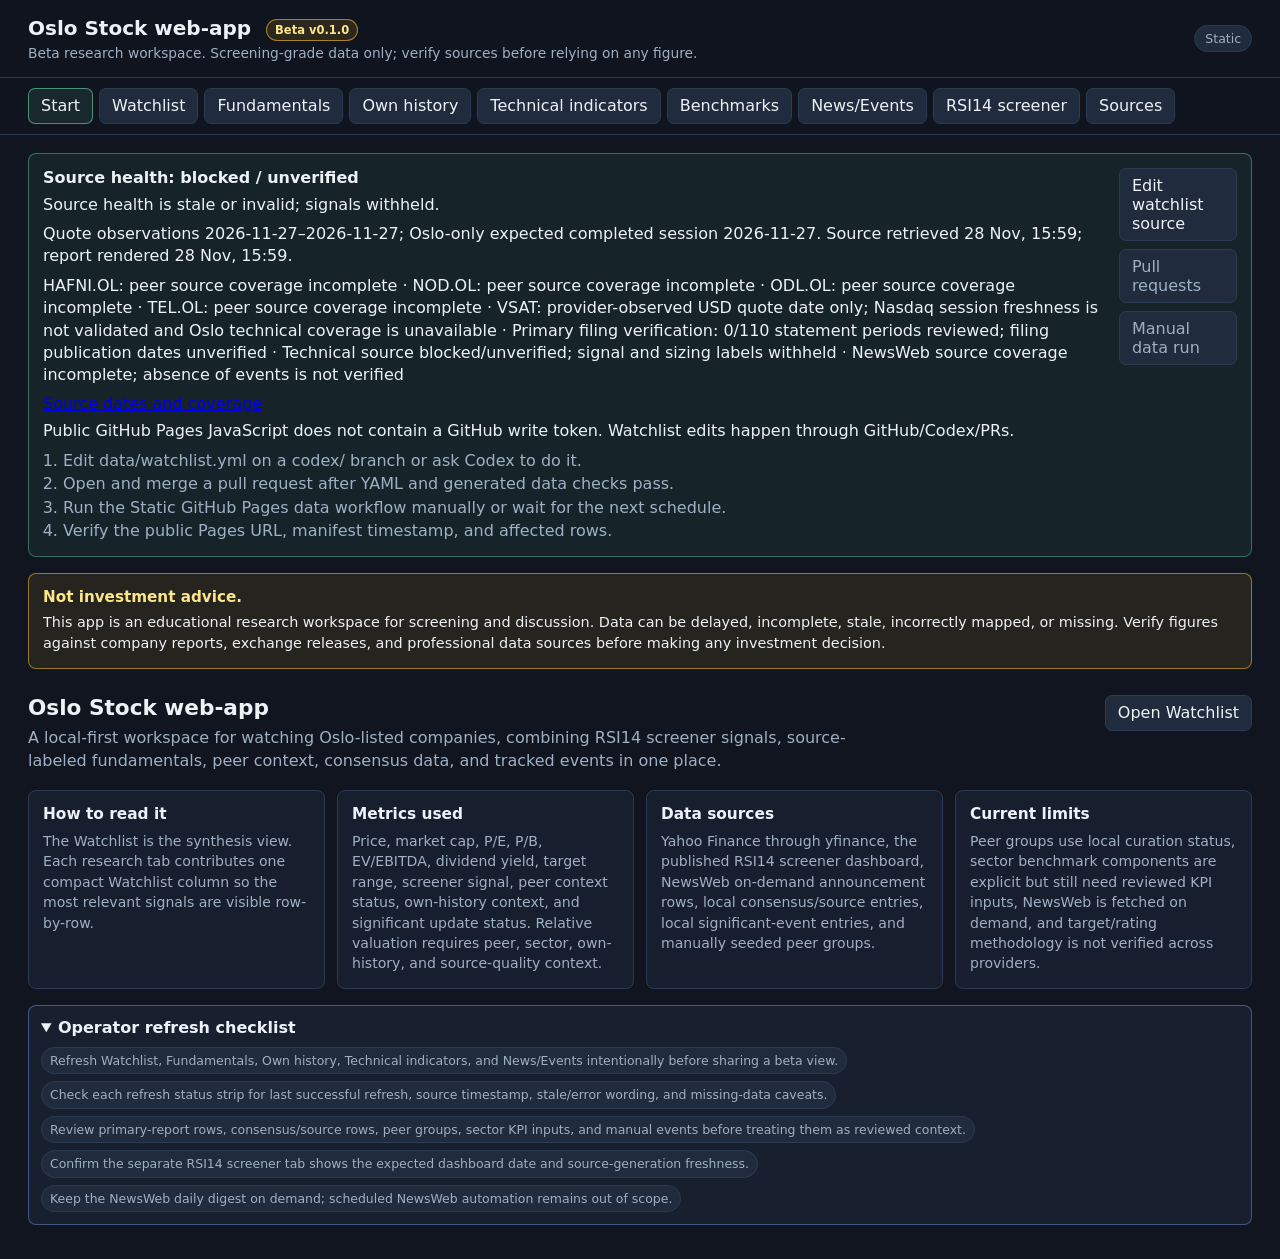
<file: docs/index.html>
<!doctype html>
<html lang="en">
  <head>
    <meta charset="utf-8" />
    <meta name="viewport" content="width=device-width, initial-scale=1, viewport-fit=cover" />
    <meta name="theme-color" content="#172033" />
    <meta name="apple-mobile-web-app-capable" content="yes" />
    <meta name="apple-mobile-web-app-title" content="Oslo Stock" />
    <meta name="apple-mobile-web-app-status-bar-style" content="black-translucent" />
    <link rel="icon" href='data:image/svg+xml,%3Csvg xmlns="http://www.w3.org/2000/svg" viewBox="0 0 64 64"%3E%3Crect width="64" height="64" rx="12" fill="%2310151f"/%3E%3Cpath d="M14 44 26 30l9 7 15-19" fill="none" stroke="%235bbf9b" stroke-width="6" stroke-linecap="round" stroke-linejoin="round"/%3E%3C/svg%3E' />
    <link rel="manifest" href="manifest.json" />
    <title>Oslo Stock web-app</title>
    <link rel="stylesheet" href="styles.css" />
  </head>
  <body>
    <header class="app-header">
      <div>
        <h1>Oslo Stock web-app <span class="beta-label">Beta v0.1.0</span></h1>
        <p>Beta research workspace. Screening-grade data only; verify sources before relying on any figure.</p>
      </div>
      <div class="status-pill" id="health">Local</div>
    </header>

    <nav class="tabs" aria-label="Workspace tabs">
      <button class="tab active" data-tab="start">Start</button>
      <button class="tab" data-tab="watchlist">Watchlist</button>
      <button class="tab" data-tab="fundamentals">Fundamentals</button>
      <button class="tab" data-tab="own-history">Own history</button>
      <button class="tab" data-tab="technical">Technical indicators</button>
      <button class="tab" data-tab="benchmarks">Benchmarks</button>
      <button class="tab" data-tab="events">News/Events</button>
      <button class="tab" data-tab="dashboard">RSI14 screener</button>
      <button class="tab" data-tab="sources">Sources</button>
    </nav>

    <main>
      <section id="start" class="panel active">
        <div class="start-page">
          <section class="disclaimer-band">
            <strong>Not investment advice.</strong>
            <span>This app is an educational research workspace for screening and discussion. Data can be delayed, incomplete, stale, incorrectly mapped, or missing. Verify figures against company reports, exchange releases, and professional data sources before making any investment decision.</span>
          </section>

          <section class="start-intro">
            <div>
              <h2>Oslo Stock web-app</h2>
              <p>A local-first workspace for watching Oslo-listed companies, combining RSI14 screener signals, source-labeled fundamentals, peer context, consensus data, and tracked events in one place.</p>
            </div>
            <button class="button-link" data-start-watchlist>Open Watchlist</button>
          </section>

          <section class="start-grid">
            <article class="start-card">
              <h3>How to read it</h3>
              <p>The Watchlist is the synthesis view. Each research tab contributes one compact Watchlist column so the most relevant signals are visible row-by-row.</p>
            </article>
            <article class="start-card">
              <h3>Metrics used</h3>
              <p>Price, market cap, P/E, P/B, EV/EBITDA, dividend yield, target range, screener signal, peer context status, own-history context, and significant update status. Relative valuation requires peer, sector, own-history, and source-quality context.</p>
            </article>
            <article class="start-card">
              <h3>Data sources</h3>
              <p>Yahoo Finance through yfinance, the published RSI14 screener dashboard, NewsWeb on-demand announcement rows, local consensus/source entries, local significant-event entries, and manually seeded peer groups.</p>
            </article>
            <article class="start-card">
              <h3>Current limits</h3>
              <p>Peer groups use local curation status, sector benchmark components are explicit but still need reviewed KPI inputs, NewsWeb is fetched on demand, and target/rating methodology is not verified across providers.</p>
            </article>
          </section>
          <details class="operator-checklist" open>
            <summary>Operator refresh checklist</summary>
            <div class="checklist-grid">
              <span>Refresh Watchlist, Fundamentals, Own history, Technical indicators, and News/Events intentionally before sharing a beta view.</span>
              <span>Check each refresh status strip for last successful refresh, source timestamp, stale/error wording, and missing-data caveats.</span>
              <span>Review primary-report rows, consensus/source rows, peer groups, sector KPI inputs, and manual events before treating them as reviewed context.</span>
              <span>Confirm the separate RSI14 screener tab shows the expected dashboard date and source-generation freshness.</span>
              <span>Keep the NewsWeb daily digest on demand; scheduled NewsWeb automation remains out of scope.</span>
            </div>
          </details>
        </div>
      </section>

      <section id="watchlist" class="panel">
        <div class="section-head">
          <div>
            <h2>Core Watchlist</h2>
            <p class="muted">Source-labeled scan only. Open row actions for fundamentals, peer context, technical detail, and source links.</p>
          </div>
          <div class="actions">
            <button id="refresh-screener-alerts" class="secondary">Refresh RSI14</button>
            <button id="refresh-watchlist" class="secondary">Refresh</button>
          </div>
        </div>
        <div id="watchlist-refresh-status" class="refresh-status-wrap"></div>
        <div id="screener-alerts" class="alert-panel"></div>
        <div id="watchlist-table" class="table-wrap"></div>
        <details class="editor-panel add-watchlist-panel">
          <summary>Add watchlist symbol</summary>
          <form id="add-watchlist-form" class="inline-form">
            <input id="watchlist-symbol" name="symbol" placeholder="Ticker, e.g. DNB or DNB.OL" autocomplete="off" />
            <input id="watchlist-note" name="note" placeholder="Optional note" autocomplete="off" />
            <button type="submit">Add</button>
          </form>
        </details>
      </section>

      <section id="technical" class="panel">
        <div class="section-head">
          <div>
            <h2>Technical Indicators</h2>
            <p class="muted">Parsed from current oslo-screener latest.csv/report output. Source labels are technical screening fields only, not investment advice.</p>
          </div>
          <div class="actions">
            <select id="technical-universe">
              <option value="watchlist">Watchlist</option>
              <option value="all">Full screener CSV</option>
            </select>
            <button id="refresh-technical">Refresh indicators</button>
          </div>
        </div>
        <div id="technical-refresh-status" class="refresh-status-wrap"></div>
        <div id="technical-summary" class="alert-panel"></div>
        <div id="technical-errors"></div>
        <div id="technical-table" class="table-wrap"></div>
        <div id="technical-guide"></div>
      </section>

      <section id="fundamentals" class="panel">
        <div class="section-head">
          <div>
            <h2>Fundamental Valuation Screener</h2>
            <p class="muted">Cached open/free data. Empty fields mean the source did not provide a reliable value.</p>
          </div>
          <div class="actions">
            <select id="fundamental-universe">
              <option value="watchlist">Watchlist</option>
              <option value="all">Ticker database</option>
            </select>
            <button id="refresh-fundamentals">Refresh data</button>
          </div>
        </div>
        <div id="fundamental-refresh-status" class="refresh-status-wrap"></div>
        <div id="fundamental-errors"></div>
        <div id="fundamentals-table" class="table-wrap"></div>
        <details class="editor-panel info-panel">
          <summary>Fundamentals policies and editors</summary>
          <div class="method-card">
            <strong>Target-price policy</strong>
            <span>Targets and rating labels are provider/source rows. Yahoo/yfinance rows are not verified consensus, analyst counts may overlap, and the app does not produce weighted BUY/HOLD/SELL recommendations.</span>
          </div>
          <p class="muted">No valuation flagging is shown. Own-history context has its own tab so the Fundamentals matrix stays focused on current source fields.</p>
        </details>
        <div id="fundamental-guide"></div>
        <details class="editor-panel">
          <summary>Consensus/source row editor</summary>
          <form id="consensus-form" class="consensus-form">
            <fieldset class="consensus-fieldset">
              <legend>Source row</legend>
              <label class="form-field">Ticker
                <input id="consensus-symbol" placeholder="MOWI.OL" autocomplete="off" />
              </label>
              <label class="form-field">Source
                <input id="consensus-source" placeholder="MarketScreener, broker note, company IR" autocomplete="off" />
              </label>
              <label class="form-field">Row type
                <select id="consensus-source-type">
                  <option value="manual-source">manual source row</option>
                  <option value="manual-override">manual override</option>
                  <option value="provider-row">provider row</option>
                </select>
              </label>
              <label class="form-field">Review status
                <select id="consensus-review-status">
                  <option value="draft">draft</option>
                  <option value="reviewed">reviewed</option>
                  <option value="verified">verified</option>
                </select>
              </label>
              <label class="form-field">Source URL
                <input id="consensus-url" placeholder="https://..." autocomplete="off" />
              </label>
              <label class="form-field">As-of date
                <input id="consensus-as-of" type="date" />
              </label>
              <label class="form-field">Source target horizon date<input id="consensus-horizon" type="date" /></label>
              <label class="form-field">Source-reviewed validity until<input id="consensus-valid-until" type="date" /></label>
            </fieldset>
            <fieldset class="consensus-fieldset">
              <legend>Provider values</legend>
              <label class="form-field">Target mean
                <input id="consensus-target" inputmode="decimal" />
              </label>
              <label class="form-field">Target high
                <input id="consensus-high" inputmode="decimal" />
              </label>
              <label class="form-field">Target low
                <input id="consensus-low" inputmode="decimal" />
              </label>
              <label class="form-field">Currency
                <input id="consensus-currency" placeholder="NOK" autocomplete="off" />
              </label>
              <label class="form-field">Reported analyst refs
                <input id="consensus-analysts" inputmode="decimal" />
              </label>
              <label class="form-field">Raw rating label
                <select id="consensus-recommendation">
                  <option value="">missing</option>
                  <option value="buy">BUY source label</option>
                  <option value="hold">HOLD source label</option>
                  <option value="sell">SELL source label</option>
                </select>
              </label>
            </fieldset>
            <fieldset class="consensus-fieldset">
              <legend>Quality notes</legend>
              <label class="form-field">Confidence
                <select id="consensus-confidence">
                  <option value="manual">manual</option>
                  <option value="reviewed">reviewed</option>
                  <option value="verified">verified</option>
                </select>
              </label>
              <label class="form-field form-span-2">Method note
                <textarea id="consensus-note" rows="2" placeholder="How the source defines target/rating fields"></textarea>
              </label>
              <label class="form-field form-span-2">Limitations
                <textarea id="consensus-limitations" rows="2" placeholder="Coverage gaps, overlapping analyst counts, stale data, or unclear methodology"></textarea>
              </label>
              <button type="submit">Save source row</button>
            </fieldset>
          </form>
          <div id="consensus-editor-status" class="muted"></div>
          <div id="consensus-source-table" class="table-wrap consensus-source-table"></div>
        </details>
      </section>

      <section id="own-history" class="panel">
        <div class="section-head">
          <div>
            <h2>Own History</h2>
            <p class="muted">Descriptive price and local snapshot context only. Charts stay source-labeled and observation-gated.</p>
          </div>
          <div class="actions">
            <select id="own-history-universe">
              <option value="watchlist">Watchlist</option>
              <option value="all">Ticker database</option>
            </select>
            <button id="refresh-own-history">Refresh data</button>
          </div>
        </div>
        <div id="own-history-refresh-status" class="refresh-status-wrap"></div>
        <div id="own-history-errors"></div>
        <div id="own-history-table" class="table-wrap"></div>
      </section>

      <section id="benchmarks" class="panel">
        <div class="section-head">
          <div>
            <h2>Peer & Sector Benchmarks</h2>
            <p class="muted">Descriptive comparison only. No valuation verdict is produced.</p>
          </div>
          <form id="benchmark-form" class="actions">
            <select id="benchmark-symbol"></select>
            <button type="submit">Load benchmark</button>
            <button type="button" id="refresh-benchmark" class="secondary">Refresh data</button>
          </form>
        </div>
        <div id="benchmark-refresh-status" class="refresh-status-wrap"></div>
        <div id="benchmark-content"></div>
      </section>

      <section id="events" class="panel">
        <div class="section-head">
          <div>
            <h2>News/Events</h2>
            <p class="muted">Watchlist-first NewsWeb announcements plus manual significant-event rows. Source links, freshness, confidence, and limitations stay visible.</p>
          </div>
          <div class="actions">
            <button id="refresh-events" class="secondary">Refresh NewsWeb</button>
          </div>
        </div>
        <div id="event-refresh-status" class="refresh-status-wrap"></div>
        <div id="event-source-policy" class="alert-panel"></div>
        <div id="event-summary" class="alert-panel"></div>
        <div id="event-table" class="table-wrap"></div>
        <details class="editor-panel">
          <summary>Add significant event</summary>
          <form id="event-form" class="event-form">
            <fieldset class="consensus-fieldset">
              <legend>Event</legend>
              <label class="form-field">Ticker
                <select id="event-symbol"></select>
              </label>
              <label class="form-field form-span-2">Title
                <input id="event-title" placeholder="Short source title" autocomplete="off" />
              </label>
              <label class="form-field">Category
                <select id="event-category"></select>
              </label>
              <label class="form-field">Importance
                <select id="event-importance">
                  <option value="normal">normal</option>
                  <option value="medium">medium</option>
                  <option value="high">high</option>
                </select>
              </label>
              <label class="form-field">Published date
                <input id="event-published-at" type="date" />
              </label>
            </fieldset>
            <fieldset class="consensus-fieldset">
              <legend>Source and quality</legend>
              <label class="form-field">Source
                <input id="event-source" value="NewsWeb manual review" autocomplete="off" />
              </label>
              <label class="form-field">Source type
                <select id="event-source-type">
                  <option value="manual-source">manual source row</option>
                  <option value="source-linked">source linked</option>
                  <option value="provider-row">provider row</option>
                </select>
              </label>
              <label class="form-field">Review status
                <select id="event-review-status">
                  <option value="draft">draft</option>
                  <option value="reviewed">reviewed</option>
                  <option value="verified">verified</option>
                </select>
              </label>
              <label class="form-field">Confidence
                <select id="event-confidence">
                  <option value="manual">manual</option>
                  <option value="source-linked">source-linked</option>
                  <option value="reviewed">reviewed</option>
                  <option value="verified">verified</option>
                </select>
              </label>
              <label class="form-field form-span-2">Source URL
                <input id="event-url" placeholder="https://newsweb.oslobors.no/..." autocomplete="off" />
              </label>
              <label class="form-field form-span-2">Note
                <textarea id="event-note" rows="2" placeholder="Why this is significant; keep descriptive and non-advisory"></textarea>
              </label>
              <label class="form-field form-span-2">Limitations
                <textarea id="event-limitations" rows="2" placeholder="Missing detail, source uncertainty, stale link, or automation caveat"></textarea>
              </label>
              <button type="submit">Save event</button>
            </fieldset>
          </form>
          <div id="event-editor-status" class="muted"></div>
        </details>
      </section>

      <section id="dashboard" class="panel">
        <div class="section-head">
          <div>
            <h2>RSI14 screener</h2>
            <p class="muted">Embedded from the published GitHub Pages dashboard. This MVP does not edit that project.</p>
          </div>
          <a class="button-link" href="https://keresell-coder.github.io/oslo-screener-dashboard/" target="_blank" rel="noreferrer">Open original</a>
        </div>
        <iframe
          class="screener-frame"
          title="RSI14 screener dashboard"
          src="https://keresell-coder.github.io/oslo-screener-dashboard/"
        ></iframe>
      </section>

      <section id="sources" class="panel">
        <div class="section-head">
          <h2>Source Quality</h2>
          <button id="reload-sources" class="secondary">Reload</button>
        </div>
        <div id="sources-refresh-status" class="refresh-status-wrap"></div>
        <div id="sources-content" class="source-grid"></div>
      </section>
    </main>

    <script>window.OSLO_STATIC_SITE = true;</script>
    <script src="app.js"></script>
  </body>
</html>
</file>
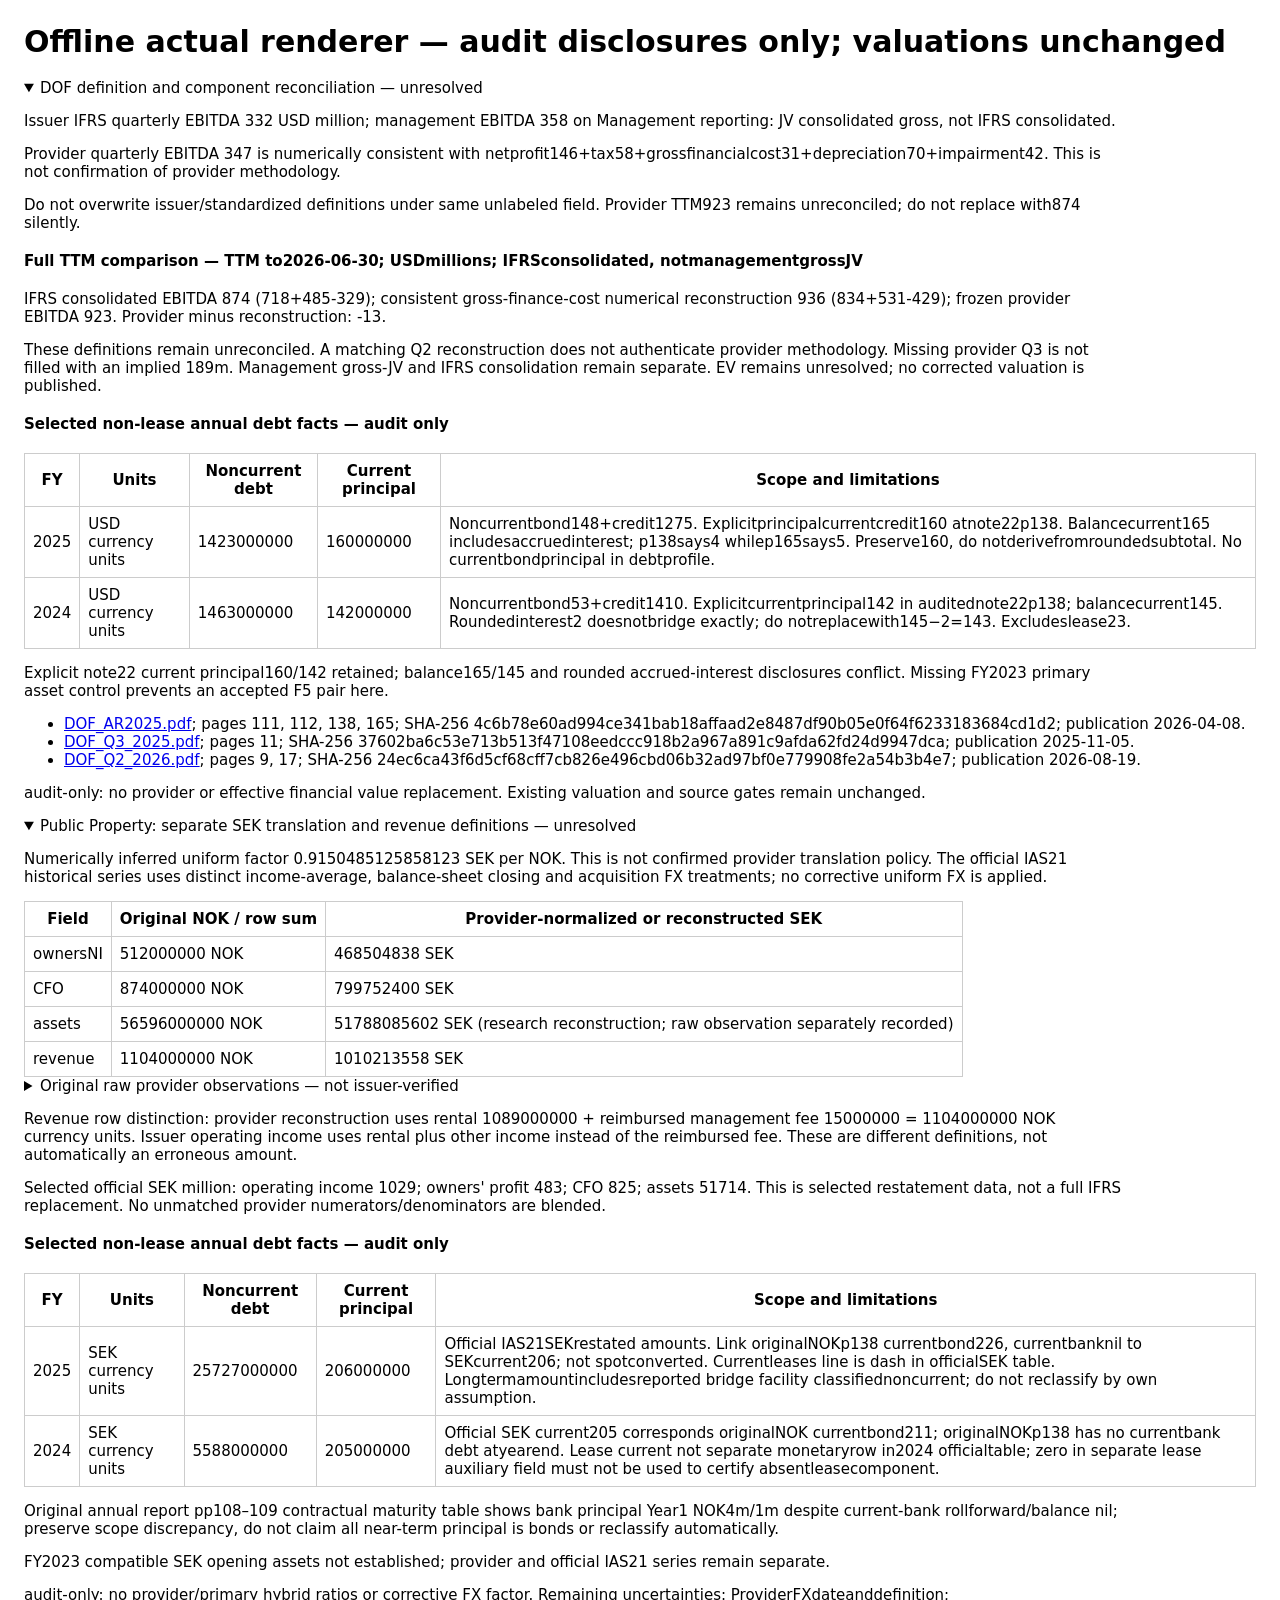
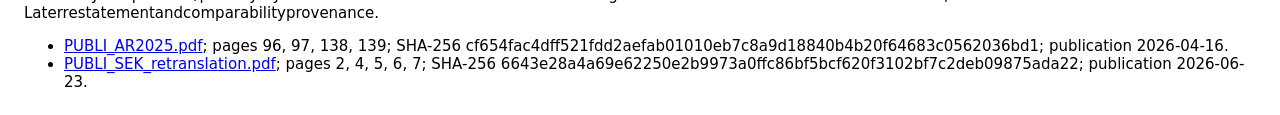
<file: docs/review-evidence/debt-reconciliation/reconciliation-ui.html>
<!doctype html><meta charset="utf-8"><title>Audit disclosure review</title><style>body{font:15px system-ui;margin:24px}td,th{border:1px solid #ccc;padding:8px}table{border-collapse:collapse}p{max-width:1100px}li{overflow-wrap:anywhere}</style><h1>Offline actual renderer — audit disclosures only; valuations unchanged</h1><details class="compact-details" open><summary>DOF definition and component reconciliation — unresolved</summary><p>Issuer IFRS quarterly EBITDA 332 USD million; management EBITDA 358 on Management reporting: JV consolidated gross, not IFRS consolidated.</p>
    <p>Provider quarterly EBITDA 347 is numerically consistent with netprofit146+tax58+grossfinancialcost31+depreciation70+impairment42. This is not confirmation of provider methodology.</p><p>Do not overwrite issuer/standardized definitions under same unlabeled field. Provider TTM923 remains unreconciled; do not replace with874 silently.</p><h4>Full TTM comparison — TTM to2026-06-30; USDmillions; IFRSconsolidated, notmanagementgrossJV</h4>
    <p>IFRS consolidated EBITDA 874 (718+485-329); consistent gross-finance-cost numerical reconstruction 936 (834+531-429); frozen provider EBITDA 923. Provider minus reconstruction: -13.</p>
    <p>These definitions remain unreconciled. A matching Q2 reconstruction does not authenticate provider methodology. Missing provider Q3 is not filled with an implied 189m. Management gross-JV and IFRS consolidation remain separate. EV remains unresolved; no corrected valuation is published.</p>
    <h4>Selected non-lease annual debt facts — audit only</h4><table><thead><tr><th>FY</th><th>Units</th><th>Noncurrent debt</th><th>Current principal</th><th>Scope and limitations</th></tr></thead><tbody><tr><td>2025</td><td>USD currency units</td><td>1423000000</td><td>160000000</td><td>Noncurrentbond148+credit1275. Explicitprincipalcurrentcredit160 atnote22p138. Balancecurrent165 includesaccruedinterest; p138says4 whilep165says5. Preserve160, do notderivefromroundedsubtotal. No currentbondprincipal in debtprofile.</td></tr><tr><td>2024</td><td>USD currency units</td><td>1463000000</td><td>142000000</td><td>Noncurrentbond53+credit1410. Explicitcurrentprincipal142 in auditednote22p138; balancecurrent145. Roundedinterest2 doesnotbridge exactly; do notreplacewith145−2=143. Excludeslease23.</td></tr></tbody></table><p>Explicit note22 current principal160/142 retained; balance165/145 and rounded accrued-interest disclosures conflict. Missing FY2023 primary asset control prevents an accepted F5 pair here.</p>
    <ul><li><a href="https://cdn.prod.website-files.com/629f1b36bee3b058907852a0/69d5e1a21918c738db2ba54f_DOF%20Integrated%20Report%202025%20V1.00%20Website.pdf" target="_blank" rel="noopener">DOF_AR2025.pdf</a>; pages 111, 112, 138, 165; SHA-256 4c6b78e60ad994ce341bab18affaad2e8487df90b05e0f64f6233183684cd1d2; publication 2026-04-08.</li><li><a href="https://cdn.prod.website-files.com/629f1b36bee3b058907852a0/690affbdfa9187605ca31890_DOF%20Group%20ASA%20Financial%20Report%20Q3%202025.pdf" target="_blank" rel="noopener">DOF_Q3_2025.pdf</a>; pages 11; SHA-256 37602ba6c53e713b513f47108eedccc918b2a967a891c9afda62fd24d9947dca; publication 2025-11-05.</li><li><a href="https://cdn.prod.website-files.com/629f1b36bee3b058907852a0/6a8539185e737d65fdcdfe70_DOF%20Group%20ASA%20Financial%20Report%20Q2%202026.pdf" target="_blank" rel="noopener">DOF_Q2_2026.pdf</a>; pages 9, 17; SHA-256 24ec6ca43f6d5cf68cff7cb826e496cbd06b32ad97bf0e779908fe2a54b3b4e7; publication 2026-08-19.</li></ul>
    <p>audit-only: no provider or effective financial value replacement. Existing valuation and source gates remain unchanged.</p>
    </details><details class="compact-details" open><summary>Public Property: separate SEK translation and revenue definitions — unresolved</summary>
      <p>Numerically inferred uniform factor 0.9150485125858123 SEK per NOK. This is not confirmed provider translation policy. The official IAS21 historical series uses distinct income-average, balance-sheet closing and acquisition FX treatments; no corrective uniform FX is applied.</p>
      <table><thead><tr><th>Field</th><th>Original NOK / row sum</th><th>Provider-normalized or reconstructed SEK</th></tr></thead><tbody><tr><td>ownersNI</td><td>512000000 NOK</td><td>468504838 SEK</td></tr><tr><td>CFO</td><td>874000000 NOK</td><td>799752400 SEK</td></tr><tr><td>assets</td><td>56596000000 NOK</td><td>51788085602 SEK (research reconstruction; raw observation separately recorded)</td></tr><tr><td>revenue</td><td>1104000000 NOK</td><td>1010213558 SEK</td></tr></tbody></table>
      <details><summary>Original raw provider observations — not issuer-verified</summary><table><thead><tr><th>Raw field</th><th>Value</th><th>Period</th><th>Observed at</th></tr></thead><tbody><tr><td>TotalAssets</td><td>51788085602.826515 SEK currency units</td><td>2025-12-31</td><td>2026-10-25T09:33:29.346750+00:00</td></tr><tr><td>LongTermDebt</td><td>25765020961.177223 SEK currency units</td><td>2025-12-31</td><td>2026-10-25T09:33:29.346750+00:00</td></tr><tr><td>CurrentDebt</td><td>206800963.782578 SEK currency units</td><td>2025-12-31</td><td>2026-10-25T09:33:29.346750+00:00</td></tr><tr><td>NetIncome</td><td>468504838.303894 SEK currency units</td><td>2025-12-31</td><td>2026-10-25T09:33:29.994145+00:00</td></tr><tr><td>TotalRevenue</td><td>1010213557.592771 SEK currency units</td><td>2025-12-31</td><td>2026-10-25T09:33:29.994145+00:00</td></tr><tr><td>OperatingCashFlow</td><td>799752399.760944 SEK currency units</td><td>2025-12-31</td><td>2026-10-25T09:33:30.598538+00:00</td></tr></tbody></table></details>
      <p>Revenue row distinction: provider reconstruction uses rental 1089000000 + reimbursed management fee 15000000 = 1104000000 NOK currency units. Issuer operating income uses rental plus other income instead of the reimbursed fee. These are different definitions, not automatically an erroneous amount.</p>
      <p>Selected official SEK million: operating income 1029; owners' profit 483; CFO 825; assets 51714. This is selected restatement data, not a full IFRS replacement. No unmatched provider numerators/denominators are blended.</p>
      <h4>Selected non-lease annual debt facts — audit only</h4><table><thead><tr><th>FY</th><th>Units</th><th>Noncurrent debt</th><th>Current principal</th><th>Scope and limitations</th></tr></thead><tbody><tr><td>2025</td><td>SEK currency units</td><td>25727000000</td><td>206000000</td><td>Official IAS21SEKrestated amounts. Link originalNOKp138 currentbond226, currentbanknil to SEKcurrent206; not spotconverted. Currentleases line is dash in officialSEK table. Longtermamountincludesreported bridge facility classifiednoncurrent; do not reclassify by own assumption.</td></tr><tr><td>2024</td><td>SEK currency units</td><td>5588000000</td><td>205000000</td><td>Official SEK current205 corresponds originalNOK currentbond211; originalNOKp138 has no currentbank debt atyearend. Lease current not separate monetaryrow in2024 officialtable; zero in separate lease auxiliary field must not be used to certify absentleasecomponent.</td></tr></tbody></table>
      <p>Original annual report pp108–109 contractual maturity table shows bank principal Year1 NOK4m/1m despite current-bank rollforward/balance nil; preserve scope discrepancy, do not claim all near-term principal is bonds or reclassify automatically.</p><p>FY2023 compatible SEK opening assets not established; provider and official IAS21 series remain separate.</p>
      <p>audit-only: no provider/primary hybrid ratios or corrective FX factor. Remaining uncertainties: ProviderFXdateanddefinition; Laterrestatementandcomparabilityprovenance.</p>
      <ul><li><a href="https://live.euronext.com/sites/default/files/company_press_releases/attachments_oslo/2026/04/16/670744_ppi-annual-report-2025.pdf" target="_blank" rel="noopener">PUBLI_AR2025.pdf</a>; pages 96, 97, 138, 139; SHA-256 cf654fac4dff521fdd2aefab01010eb7c8a9d18840b4b20f64683c0562036bd1; publication 2026-04-16.</li><li><a href="https://www.publicproperty.se/en/wp-content/uploads/sites/2/2026/06/Historical-financial-figures-in-SEK-Q1-24-to-Q1-26-1.pdf" target="_blank" rel="noopener">PUBLI_SEK_retranslation.pdf</a>; pages 2, 4, 5, 6, 7; SHA-256 6643e28a4a69e62250e2b9973a0ffc86bf5bcf620f3102bf7c2deb09875ada22; publication 2026-06-23.</li></ul></details>
</file>
<file: docs/styles.css>
:root {
  --bg: #10151f;
  --panel: #171f2e;
  --panel-2: #202b3d;
  --text: #edf2f7;
  --muted: #9fb0c4;
  --border: #2b3b53;
  --accent: #5bbf9b;
  --accent-2: #7aa7ff;
  --danger: #f87171;
  --warning: #fbbf24;
}

* {
  box-sizing: border-box;
}

body {
  margin: 0;
  min-height: 100vh;
  background: var(--bg);
  color: var(--text);
  font-family: Inter, ui-sans-serif, system-ui, -apple-system, BlinkMacSystemFont, "Segoe UI", sans-serif;
  letter-spacing: 0;
}

.app-header {
  position: sticky;
  top: 0;
  z-index: 20;
  display: flex;
  justify-content: space-between;
  gap: 16px;
  align-items: center;
  padding: 16px clamp(14px, 3vw, 28px);
  background: rgba(16, 21, 31, 0.96);
  border-bottom: 1px solid var(--border);
}

h1,
h2,
p {
  margin: 0;
}

h1 {
  font-size: 1.25rem;
}

.beta-label {
  display: inline-flex;
  align-items: center;
  margin-left: 8px;
  padding: 3px 8px;
  border: 1px solid rgba(251, 191, 36, 0.6);
  border-radius: 999px;
  background: rgba(251, 191, 36, 0.12);
  color: #fde68a;
  font-size: 0.72rem;
  font-weight: 700;
  vertical-align: 0.12em;
}

h2 {
  font-size: 1rem;
}

.app-header p,
.muted {
  color: var(--muted);
  font-size: 0.86rem;
  margin-top: 4px;
}

.status-pill {
  border: 1px solid var(--border);
  background: var(--panel-2);
  color: var(--muted);
  border-radius: 999px;
  padding: 5px 10px;
  font-size: 0.78rem;
  white-space: nowrap;
  display: inline-flex;
  gap: 8px;
  align-items: center;
}

.tabs {
  position: sticky;
  top: 74px;
  z-index: 19;
  display: flex;
  gap: 6px;
  overflow-x: auto;
  padding: 10px clamp(14px, 3vw, 28px);
  background: rgba(16, 21, 31, 0.96);
  border-bottom: 1px solid var(--border);
}

.tab,
button,
.button-link,
select,
input,
textarea {
  font: inherit;
}

.tab,
button,
.button-link {
  border: 1px solid var(--border);
  background: var(--panel-2);
  color: var(--text);
  border-radius: 7px;
  min-height: 36px;
  padding: 7px 12px;
  cursor: pointer;
  text-decoration: none;
  display: inline-flex;
  gap: 8px;
  align-items: center;
  justify-content: center;
}

.tab.active,
button:hover,
.button-link:hover {
  border-color: rgba(91, 191, 155, 0.7);
  background: rgba(91, 191, 155, 0.12);
}

button.is-loading,
.button-link.is-loading {
  opacity: 0.9;
  cursor: wait;
}

.loading-spinner {
  display: inline-block;
  width: 0.9em;
  height: 0.9em;
  border: 2px solid rgba(255, 255, 255, 0.28);
  border-top-color: var(--accent-2);
  border-radius: 999px;
  animation: spin 0.75s linear infinite;
  vertical-align: -0.12em;
}

.loading-panel {
  display: flex;
  gap: 9px;
  align-items: center;
  padding: 14px;
  color: var(--muted);
}

.refresh-status-wrap {
  margin: -4px 0 12px;
}

.refresh-status {
  display: grid;
  gap: 10px;
  padding: 12px;
  border: 1px solid var(--border);
  border-radius: 8px;
  background: var(--panel);
}

.refresh-status > div:first-child {
  display: flex;
  align-items: center;
  gap: 9px;
  flex-wrap: wrap;
}

.refresh-meta {
  display: grid;
  gap: 8px;
  grid-template-columns: repeat(auto-fit, minmax(190px, 1fr));
}

.refresh-meta span,
.refresh-detail span,
.refresh-errors span {
  display: grid;
  gap: 2px;
  min-width: 0;
  color: var(--muted);
  font-size: 0.8rem;
}

.refresh-meta em {
  color: var(--muted);
  font-style: normal;
  font-size: 0.72rem;
  text-transform: uppercase;
}

.refresh-meta strong {
  color: var(--text);
  font-size: 0.82rem;
  font-weight: 600;
  overflow-wrap: anywhere;
}

.refresh-detail,
.refresh-errors {
  display: grid;
  gap: 6px;
  grid-template-columns: repeat(auto-fit, minmax(220px, 1fr));
}

.refresh-errors {
  padding-top: 8px;
  border-top: 1px solid rgba(248, 113, 113, 0.28);
}

.refresh-errors span {
  color: #fecaca;
}

.refresh-status-loading {
  border-color: rgba(251, 191, 36, 0.42);
}

.refresh-status-warning {
  border-color: rgba(251, 191, 36, 0.52);
}

.refresh-status-error {
  border-color: rgba(248, 113, 113, 0.45);
}

@keyframes spin {
  to {
    transform: rotate(360deg);
  }
}

main {
  padding: 18px clamp(14px, 3vw, 28px) 34px;
}

.start-page {
  display: grid;
  gap: 16px;
}

.disclaimer-band {
  display: grid;
  gap: 6px;
  padding: 14px;
  border: 1px solid rgba(251, 191, 36, 0.55);
  border-radius: 8px;
  background: rgba(251, 191, 36, 0.09);
}

.disclaimer-band strong {
  color: #fde68a;
  font-size: 0.95rem;
}

.disclaimer-band span {
  color: var(--text);
  font-size: 0.9rem;
  line-height: 1.45;
}

.static-mode-banner {
  display: flex;
  justify-content: space-between;
  gap: 14px;
  align-items: flex-start;
  padding: 14px;
  border: 1px solid rgba(91, 191, 155, 0.48);
  border-radius: 8px;
  background: rgba(91, 191, 155, 0.09);
}

.static-mode-banner > div:first-child,
.static-edit-helper {
  display: grid;
  gap: 7px;
}

.static-mode-banner strong,
.static-edit-helper strong {
  color: var(--text);
}

.static-mode-banner span,
.static-edit-helper span {
  line-height: 1.4;
}

.static-edit-helper {
  margin-top: 10px;
}

.static-edit-steps {
  margin: 0;
  padding-left: 20px;
  color: var(--muted);
  line-height: 1.45;
}

.static-edit-helper textarea {
  width: 100%;
  min-height: 150px;
  font-size: 0.82rem;
}

.start-intro {
  display: flex;
  justify-content: space-between;
  gap: 18px;
  align-items: flex-start;
  padding: 10px 0 2px;
}

.start-intro h2 {
  font-size: 1.35rem;
  margin-bottom: 6px;
}

.start-intro p {
  color: var(--muted);
  max-width: 860px;
  line-height: 1.45;
}

.start-grid {
  display: grid;
  gap: 12px;
  grid-template-columns: repeat(auto-fit, minmax(230px, 1fr));
}

.start-card {
  border: 1px solid var(--border);
  border-radius: 8px;
  background: var(--panel);
  padding: 14px;
}

.start-card h3 {
  margin: 0 0 8px;
  font-size: 0.96rem;
}

.start-card p {
  color: var(--muted);
  font-size: 0.88rem;
  line-height: 1.45;
}

.operator-checklist {
  border: 1px solid rgba(122, 167, 255, 0.42);
  border-radius: 8px;
  background: rgba(122, 167, 255, 0.08);
  padding: 12px;
}

.operator-checklist summary {
  cursor: pointer;
  font-weight: 700;
}

.checklist-grid {
  display: grid;
  gap: 8px;
  margin-top: 10px;
  grid-template-columns: repeat(auto-fit, minmax(250px, 1fr));
}

.checklist-grid span {
  color: var(--muted);
  font-size: 0.86rem;
  line-height: 1.4;
}

.panel {
  display: none;
}

.panel.active {
  display: block;
}

.toolbar,
.section-head {
  display: flex;
  justify-content: space-between;
  gap: 12px;
  align-items: flex-start;
  margin-bottom: 14px;
  flex-wrap: wrap;
}

.add-watchlist-panel,
.info-panel,
#technical-guide,
#fundamental-guide {
  margin-top: 14px;
}

.inline-form {
  display: grid;
  grid-template-columns: minmax(160px, 220px) minmax(160px, 1fr) auto;
  gap: 8px;
  width: 100%;
}

.editor-panel {
  border: 1px solid var(--border);
  border-radius: 8px;
  background: var(--panel);
  padding: 12px;
  margin-bottom: 14px;
}

.editor-panel summary {
  cursor: pointer;
  color: var(--text);
  font-weight: 700;
}

.editor-grid {
  display: grid;
  grid-template-columns: repeat(auto-fit, minmax(150px, 1fr));
  gap: 8px;
  margin-top: 12px;
}

.editor-grid button {
  min-width: 130px;
}

.consensus-form,
.event-form,
.quarterly-review-form {
  display: grid;
  gap: 12px;
  margin-top: 12px;
}

.review-form-grid {
  display: grid;
  grid-template-columns: repeat(auto-fit, minmax(170px, 1fr));
  gap: 9px;
}

.quarterly-review-form label {
  display: grid;
  gap: 5px;
  color: var(--muted);
  font-size: 0.78rem;
}

.quarterly-review-form input,
.quarterly-review-form select,
.quarterly-review-form textarea {
  width: 100%;
  color: var(--text);
  font-size: 0.86rem;
}

.consensus-fieldset {
  display: grid;
  grid-template-columns: repeat(auto-fit, minmax(170px, 1fr));
  gap: 9px;
  border: 1px solid var(--border);
  border-radius: 8px;
  padding: 10px;
  min-width: 0;
}

.consensus-fieldset legend {
  padding: 0 6px;
  color: var(--muted);
  font-size: 0.78rem;
  font-weight: 700;
}

.form-field {
  display: grid;
  gap: 5px;
  color: var(--muted);
  font-size: 0.78rem;
  min-width: 0;
}

.form-field input,
.form-field select,
.form-field textarea {
  width: 100%;
  color: var(--text);
  font-size: 0.86rem;
}

.form-span-2 {
  grid-column: span 2;
}

.consensus-source-table {
  margin-top: 12px;
}

.consensus-source-table table {
  min-width: 1040px;
}

.event-policy-card {
  align-items: flex-start;
}

.event-table {
  min-width: 980px;
}

.event-table td:nth-child(3) {
  min-width: 260px;
}

.daily-digest {
  display: grid;
  gap: 12px;
  margin: 12px 0;
  padding: 14px;
  border: 1px solid var(--border);
  border-radius: 8px;
  background: var(--panel);
}

.daily-digest-head,
.digest-symbol-head,
.digest-category-title {
  display: flex;
  align-items: flex-start;
  justify-content: space-between;
  gap: 12px;
}

.daily-digest h3 {
  margin: 0 0 4px;
  font-size: 1rem;
}

.digest-grid {
  display: grid;
  grid-template-columns: repeat(auto-fit, minmax(260px, 1fr));
  gap: 10px;
}

.digest-symbol {
  display: grid;
  gap: 10px;
  min-width: 0;
  padding: 12px;
  border: 1px solid var(--border);
  border-radius: 8px;
  background: var(--panel-2);
}

.digest-category,
.digest-event,
.digest-empty {
  display: grid;
  gap: 5px;
  min-width: 0;
}

.digest-category {
  padding-top: 8px;
  border-top: 1px solid var(--border);
}

.digest-event {
  padding: 8px;
  border-radius: 7px;
  background: var(--panel);
}

.digest-event strong,
.digest-symbol strong {
  overflow-wrap: anywhere;
}

.digest-links {
  padding-top: 4px;
}

input,
select,
textarea {
  min-height: 36px;
  border: 1px solid var(--border);
  background: var(--panel);
  color: var(--text);
  border-radius: 7px;
  padding: 7px 10px;
}

textarea {
  resize: vertical;
}

.actions {
  display: flex;
  gap: 8px;
  flex-wrap: wrap;
}

.secondary {
  color: var(--muted);
}

.table-wrap {
  overflow-x: auto;
  border: 1px solid var(--border);
  border-radius: 8px;
  background: var(--panel);
}

table {
  width: 100%;
  border-collapse: collapse;
  min-width: 920px;
}

.watchlist-synthesis {
  min-width: 1240px;
}

.technical-table {
  min-width: 1020px;
}

.fundamentals-table {
  min-width: 1080px;
  table-layout: fixed;
}

.own-history-table {
  min-width: 1540px;
  table-layout: fixed;
}

.own-col-company {
  width: 13%;
}

.own-col-signal {
  width: 17%;
}

.own-col-price {
  width: 21%;
}

.own-col-snapshot {
  width: 22%;
}

.own-col-source {
  width: 15%;
}

.own-col-detail {
  width: 12%;
}

.fund-col-company {
  width: 15%;
}

.fund-col-price {
  width: 13%;
}

.fund-col-multiples {
  width: 18%;
}

.fund-col-earnings {
  width: 13%;
}

.fund-col-consensus {
  width: 19%;
}

.fund-col-source {
  width: 13%;
}

.fund-col-links {
  width: 9%;
}

.quarterly-statement-table {
  min-width: 980px;
}

.company-cell {
  display: grid;
  gap: 3px;
  min-width: 210px;
}

.watchlist-note-form {
  display: grid;
  gap: 6px;
  margin-top: 8px;
}

.note-preview {
  display: -webkit-box;
  max-width: 240px;
  overflow: hidden;
  color: var(--muted);
  font-size: 0.78rem;
  line-height: 1.25;
  -webkit-box-orient: vertical;
  -webkit-line-clamp: 2;
}

.note-details {
  margin-top: 5px;
}

.watchlist-note-form textarea {
  width: 100%;
  min-width: 190px;
  resize: vertical;
  color: var(--text);
  font-size: 0.82rem;
}

.note-actions {
  display: flex;
  gap: 7px;
  align-items: center;
  flex-wrap: wrap;
}

.note-actions button {
  min-height: 30px;
  padding: 4px 8px;
  font-size: 0.8rem;
}

th,
td {
  padding: 9px 10px;
  border-bottom: 1px solid var(--border);
  text-align: left;
  font-size: 0.86rem;
  vertical-align: top;
}

th {
  color: var(--muted);
  background: #141c29;
  position: sticky;
  top: 0;
}

tr:last-child td {
  border-bottom: 0;
}

.number {
  text-align: right;
  font-variant-numeric: tabular-nums;
}

.number-stack {
  display: grid;
  justify-items: end;
  gap: 2px;
  font-variant-numeric: tabular-nums;
}

.fund-cell,
.metric-group,
.link-stack {
  display: grid;
  gap: 5px;
  min-width: 0;
}

.fund-cell strong,
.metric-line b {
  line-height: 1.25;
}

.metric-group {
  font-variant-numeric: tabular-nums;
}

.metric-line {
  display: flex;
  justify-content: space-between;
  gap: 8px;
  min-height: 20px;
  color: var(--muted);
}

.metric-line b {
  color: var(--text);
  text-align: right;
  white-space: nowrap;
}

.indicator-value {
  display: inline-flex;
  gap: 5px;
  align-items: center;
  justify-content: flex-end;
}

.indicator-dot {
  display: inline-block;
  width: 0.58rem;
  height: 0.58rem;
  flex: 0 0 auto;
  border: 1px solid var(--border);
  border-radius: 999px;
  vertical-align: 0.02em;
}

.indicator-supportive {
  border-color: rgba(91, 191, 155, 0.9);
  background: #5bbf9b;
}

.indicator-neutral {
  border-color: rgba(237, 242, 247, 0.85);
  background: #edf2f7;
}

.indicator-not-supportive {
  border-color: rgba(248, 113, 113, 0.9);
  background: #f87171;
}

.indicator-missing {
  border-color: var(--border);
  background: transparent;
}

.metric-missing {
  color: var(--muted) !important;
  font-weight: 500;
}

.link-stack {
  align-content: start;
}

.link-stack .link {
  overflow-wrap: anywhere;
}

.compact-details {
  margin-top: 2px;
}

.compact-details summary {
  cursor: pointer;
  color: var(--accent-2);
  font-size: 0.78rem;
}

.tag {
  display: inline-block;
  border: 1px solid var(--border);
  border-radius: 999px;
  padding: 3px 8px;
  color: var(--muted);
  background: var(--panel-2);
}

.technical-guide {
  border: 1px solid var(--border);
  border-radius: 8px;
  padding: 12px;
  background: var(--panel);
}

.guide-panel summary {
  cursor: pointer;
  color: var(--accent-2);
  font-weight: 700;
}

.guide-panel-head {
  margin-top: 10px;
}

.technical-guide h3 {
  margin: 0;
  font-size: 0.96rem;
}

.indicator-legend {
  display: flex;
  gap: 10px;
  flex-wrap: wrap;
  justify-content: flex-end;
  color: var(--muted);
  font-size: 0.78rem;
}

.indicator-legend span {
  display: inline-flex;
  gap: 5px;
  align-items: center;
  white-space: nowrap;
}

.technical-guide-table {
  margin-top: 10px;
}

.technical-guide-table table {
  min-width: 920px;
}

.fundamental-guide {
  display: grid;
  gap: 10px;
}

.guide-details {
  border: 1px solid var(--border);
  border-radius: 8px;
  padding: 10px;
  background: rgba(32, 43, 61, 0.35);
}

.guide-details summary {
  cursor: pointer;
  color: var(--accent-2);
  font-size: 0.86rem;
  font-weight: 700;
}

.validation-grid {
  display: grid;
  gap: 8px;
  grid-template-columns: repeat(auto-fit, minmax(190px, 1fr));
}

.validation-grid span {
  display: grid;
  gap: 3px;
  min-width: 0;
  border: 1px solid var(--border);
  border-radius: 7px;
  padding: 9px;
  background: rgba(16, 21, 31, 0.4);
}

.validation-grid em {
  color: var(--muted);
  font-size: 0.74rem;
  font-style: normal;
  text-transform: uppercase;
}

.validation-grid strong {
  overflow-wrap: anywhere;
  font-size: 0.86rem;
  line-height: 1.28;
}

.validation-table {
  margin-top: 10px;
}

.validation-table table {
  min-width: 820px;
}

.validation-note {
  margin: 0;
}

.info-panel .method-card {
  margin: 12px 0 0;
}

.info-panel > .muted {
  margin-top: 10px;
}

.requirement-strip,
.requirement-grid {
  display: flex;
  gap: 7px;
  flex-wrap: wrap;
}

.requirement-strip span,
.requirement-grid span {
  border: 1px solid var(--border);
  border-radius: 7px;
  background: rgba(32, 43, 61, 0.55);
  color: var(--muted);
  padding: 6px 8px;
  font-size: 0.78rem;
}

.requirement-strip .met,
.requirement-grid .met {
  border-color: rgba(91, 191, 155, 0.55);
  color: #9de7cb;
}

.requirement-strip .missing,
.requirement-grid .missing {
  border-color: rgba(251, 191, 36, 0.6);
  color: #fde68a;
}

.requirement-grid {
  display: grid;
  grid-template-columns: repeat(auto-fit, minmax(210px, 1fr));
  margin-top: 10px;
}

.requirement-grid span {
  display: grid;
  gap: 4px;
}

.requirement-grid strong {
  color: var(--text);
  font-size: 0.82rem;
}

.requirement-grid em {
  font-style: normal;
  line-height: 1.3;
}

.consensus-cell {
  display: grid;
  gap: 6px;
  min-width: 180px;
}

.summary-button,
.consensus-target {
  display: grid;
  justify-items: start;
  gap: 2px;
  width: 100%;
  min-height: 0;
  padding: 0;
  border: 0;
  background: transparent;
  color: var(--text);
  text-align: left;
}

.summary-button {
  min-width: 190px;
  align-content: start;
}

.watchlist-summary {
  min-width: 150px;
}

.compact-summary {
  min-width: 170px;
}

.summary-button strong {
  font-size: 0.88rem;
  line-height: 1.25;
}

.summary-button:hover,
.consensus-target:hover {
  background: transparent;
  color: var(--accent-2);
}

.consensus-target span {
  color: var(--muted);
  font-size: 0.75rem;
  font-weight: 700;
  text-transform: uppercase;
}

.consensus-target strong {
  font-size: 1rem;
}

.consensus-target em {
  font-style: normal;
  font-size: 0.82rem;
}

.target-upside {
  color: var(--muted);
}

.target-upside-positive {
  color: #9de7cb;
}

.target-upside-negative {
  color: #fecaca;
}

.consensus-meta {
  display: flex;
  gap: 5px;
  flex-wrap: wrap;
}

.row-focus {
  outline: 2px solid rgba(122, 167, 255, 0.75);
  outline-offset: -2px;
  background: rgba(122, 167, 255, 0.1);
}

.alert-panel {
  margin-bottom: 14px;
}

.alert-card {
  display: flex;
  justify-content: space-between;
  gap: 14px;
  align-items: center;
  border: 1px solid var(--border);
  border-radius: 8px;
  padding: 12px;
  background: var(--panel);
}

.alert-card strong {
  display: block;
  font-size: 0.92rem;
}

.alert-card span {
  display: block;
  color: var(--muted);
  font-size: 0.82rem;
  margin-top: 3px;
}

.active-alert {
  border-color: rgba(251, 191, 36, 0.55);
  background: rgba(251, 191, 36, 0.08);
}

.alert-list {
  display: flex;
  gap: 8px;
  flex-wrap: wrap;
  justify-content: flex-end;
}

.alert-chip,
.signal-badge {
  border: 1px solid var(--border);
  border-radius: 999px;
  text-decoration: none;
}

.alert-chip {
  display: inline-flex;
  gap: 7px;
  align-items: center;
  padding: 6px 9px;
  background: var(--panel-2);
  color: var(--text);
}

.alert-chip span {
  margin: 0;
  color: inherit;
}

.signal-cell {
  display: grid;
  gap: 4px;
  min-width: 150px;
}

.watchlist-main-row td {
  padding-top: 10px;
  padding-bottom: 8px;
}

.watchlist-detail-row td {
  padding-top: 0;
  padding-bottom: 10px;
  border-bottom: 1px solid var(--border);
  background: rgba(20, 28, 41, 0.32);
}

.watchlist-main-row td {
  border-bottom: 0;
}

.watchlist-source-stack {
  display: flex;
  max-width: 190px;
  gap: 5px;
  align-items: flex-start;
  flex-wrap: wrap;
}

.watchlist-source-stack .muted {
  width: 100%;
  font-size: 0.74rem;
}

.watchlist-row-detail {
  margin-left: 220px;
}

.watchlist-row-detail summary {
  cursor: pointer;
  color: var(--accent-2);
  font-size: 0.78rem;
}

.watchlist-detail-grid {
  display: grid;
  grid-template-columns: repeat(3, minmax(180px, 1fr));
  gap: 10px;
  margin-top: 9px;
}

.watchlist-detail-grid section {
  display: grid;
  min-width: 0;
  gap: 4px;
  padding: 9px;
  border: 1px solid var(--border);
  border-radius: 6px;
  background: rgba(32, 43, 61, 0.52);
}

.watchlist-detail-grid strong {
  font-size: 0.78rem;
  text-transform: uppercase;
  color: var(--muted);
}

.watchlist-detail-grid span {
  overflow-wrap: anywhere;
  color: var(--text);
  font-size: 0.8rem;
  line-height: 1.25;
}

.watchlist-detail-actions {
  display: flex;
  gap: 7px;
  flex-wrap: wrap;
}

.link-button {
  min-height: 0;
  padding: 0;
  border: 0;
  background: transparent;
  color: var(--accent-2);
  font-size: 0.8rem;
  text-align: left;
}

.link-button:hover {
  color: var(--text);
  text-decoration: underline;
}

.history-cell {
  min-width: 0;
}

.history-summary-grid {
  display: grid;
  grid-template-columns: repeat(2, minmax(0, 1fr));
  gap: 6px;
}

.single-history-summary {
  grid-template-columns: minmax(0, 1fr);
}

.history-summary-grid > span {
  display: grid;
  gap: 2px;
  min-width: 0;
  padding: 7px;
  border: 1px solid var(--border);
  border-radius: 6px;
  background: rgba(32, 43, 61, 0.55);
}

.history-summary-grid em,
.history-summary-grid small {
  overflow: hidden;
  color: var(--muted);
  font-size: 0.72rem;
  font-style: normal;
  line-height: 1.2;
  text-overflow: ellipsis;
  white-space: nowrap;
}

.history-summary-grid strong {
  font-size: 0.9rem;
  line-height: 1.15;
}

.history-details {
  margin-top: 8px;
}

.history-details summary {
  cursor: pointer;
  color: var(--accent-2);
  font-size: 0.78rem;
}

.watchlist-history-cell {
  min-width: 190px;
}

.compact-trend-row {
  min-width: 0;
}

#own-history .compact-trend-row {
  max-width: 360px;
}

.own-gap-list {
  margin-top: 2px;
}

#own-history .trend-chart-grid {
  grid-template-columns: repeat(auto-fit, minmax(120px, 1fr));
}

.trend-chart-grid {
  display: grid;
  grid-template-columns: repeat(auto-fit, minmax(150px, 1fr));
  gap: 8px;
  margin-top: 7px;
}

.sparkline-card,
.trend-gate {
  display: grid;
  gap: 4px;
  min-width: 0;
  border: 1px solid var(--border);
  border-radius: 7px;
  padding: 7px;
  background: rgba(16, 21, 31, 0.36);
}

.trend-gate {
  color: var(--muted);
}

.trend-gate strong {
  color: var(--text);
  font-size: 0.78rem;
}

.trend-gate span {
  font-size: 0.74rem;
}

.sparkline-head,
.sparkline-meta {
  display: flex;
  justify-content: space-between;
  gap: 6px;
  align-items: center;
  min-width: 0;
  font-variant-numeric: tabular-nums;
}

.sparkline-head strong {
  overflow: hidden;
  font-size: 0.78rem;
  line-height: 1.2;
  text-overflow: ellipsis;
  white-space: nowrap;
}

.sparkline-head span,
.sparkline-meta,
.sparkline-source {
  color: var(--muted);
  font-size: 0.68rem;
  line-height: 1.25;
}

.sparkline {
  display: block;
  width: 100%;
  height: 46px;
  overflow: visible;
}

.sparkline-baseline,
.sparkline-line {
  fill: none;
  stroke-linecap: round;
  stroke-linejoin: round;
}

.sparkline-baseline {
  stroke: rgba(159, 176, 196, 0.22);
  stroke-width: 1;
}

.sparkline-line {
  stroke: var(--accent-2);
  stroke-width: 2;
}

.sparkline-source {
  overflow: hidden;
  text-overflow: ellipsis;
  white-space: nowrap;
}

.history-subsection {
  display: grid;
  gap: 7px;
  margin-top: 9px;
}

.history-subsection strong {
  font-size: 0.82rem;
}

.history-range {
  display: grid;
  grid-template-columns: max-content minmax(90px, 1fr) max-content;
  gap: 8px;
  align-items: center;
  color: var(--muted);
  font-size: 0.78rem;
}

.history-range meter {
  width: 100%;
  height: 8px;
}

.mini-table-wrap {
  overflow-x: auto;
  border: 1px solid var(--border);
  border-radius: 6px;
}

.mini-table {
  min-width: 520px;
}

.wide-mini-table {
  min-width: 760px;
}

.mini-table th,
.mini-table td {
  padding: 6px 7px;
  font-size: 0.76rem;
}

.signal-badge {
  display: inline-flex;
  width: fit-content;
  padding: 3px 8px;
  font-size: 0.76rem;
  font-weight: 700;
}

.signal-section {
  color: var(--muted);
  font-size: 0.78rem;
  line-height: 1.25;
}

.signal-buy {
  border-color: rgba(91, 191, 155, 0.65);
  background: rgba(91, 191, 155, 0.14);
  color: #9de7cb;
}

.signal-sell {
  border-color: rgba(248, 113, 113, 0.65);
  background: rgba(248, 113, 113, 0.14);
  color: #fecaca;
}

.signal-neutral {
  border-color: rgba(122, 167, 255, 0.6);
  background: rgba(122, 167, 255, 0.12);
  color: #bfd3ff;
}

.signal-source {
  border-color: rgba(148, 163, 184, 0.65);
  background: rgba(148, 163, 184, 0.12);
  color: #d8e0ec;
}

.signal-draft {
  border-color: rgba(251, 191, 36, 0.65);
  background: rgba(251, 191, 36, 0.12);
  color: #fde68a;
}

.dashboard-tag {
  border-color: rgba(122, 167, 255, 0.6);
  color: #bfd3ff;
}

.watchlist-hit {
  background: rgba(251, 191, 36, 0.05);
}

.row-actions {
  display: flex;
  gap: 6px;
  flex-wrap: wrap;
}

.link {
  color: var(--accent-2);
}

.error-box {
  border: 1px solid rgba(248, 113, 113, 0.45);
  color: #fecaca;
  background: rgba(248, 113, 113, 0.1);
  padding: 10px 12px;
  border-radius: 8px;
  margin-bottom: 12px;
}

.method-card,
.benchmark-policy,
.benchmark-group {
  border: 1px solid var(--border);
  border-radius: 8px;
  background: var(--panel);
  padding: 12px;
  margin-bottom: 14px;
}

.method-card strong,
.benchmark-policy strong {
  display: block;
  font-size: 0.92rem;
}

.method-card span,
.benchmark-policy span {
  display: block;
  color: var(--muted);
  font-size: 0.84rem;
  margin-top: 4px;
}

.method-card .signal-badge {
  display: inline-flex;
  margin: 0 0 8px;
}

.benchmark-policy {
  border-color: rgba(122, 167, 255, 0.45);
  background: rgba(122, 167, 255, 0.08);
}

.peer-review-checklist {
  display: grid;
  gap: 10px;
}

.checklist-grid {
  display: flex;
  gap: 7px;
  flex-wrap: wrap;
}

.checklist-grid span {
  border: 1px solid var(--border);
  border-radius: 999px;
  background: var(--panel-2);
  color: var(--muted);
  padding: 4px 8px;
  font-size: 0.78rem;
  margin: 0;
}

.benchmark-group-head {
  display: flex;
  justify-content: space-between;
  gap: 12px;
  align-items: flex-start;
  margin-bottom: 8px;
}

.benchmark-group h3 {
  font-size: 0.96rem;
  margin: 0;
}

.benchmark-table {
  margin-top: 10px;
}

.peer-details {
  margin-top: 12px;
}

.peer-details summary,
.peer-editor summary {
  cursor: pointer;
  color: var(--muted);
  font-size: 0.86rem;
}

.peer-editor {
  border: 1px solid var(--border);
  border-radius: 8px;
  padding: 10px;
  margin: 12px 0;
  background: rgba(32, 43, 61, 0.45);
}

.peer-group-fields {
  grid-template-columns: repeat(auto-fit, minmax(180px, 1fr));
}

.peer-group-fields label {
  display: grid;
  gap: 5px;
  color: var(--muted);
  font-size: 0.78rem;
}

.peer-group-fields input,
.peer-group-fields select,
.peer-group-fields textarea {
  width: 100%;
  color: var(--text);
  font-size: 0.86rem;
}

.peer-edit-table {
  margin-top: 10px;
}

.peer-edit-table table {
  min-width: 980px;
}

.sector-kpi-edit-table {
  margin-top: 12px;
}

.sector-kpi-edit-table table {
  min-width: 1320px;
}

.peer-edit-table input,
.peer-edit-table select,
.sector-kpi-edit-table input,
.sector-kpi-edit-table select {
  width: 100%;
}

.peer-editor-actions {
  margin-top: 10px;
  align-items: center;
}

.source-grid {
  display: grid;
  gap: 12px;
  grid-template-columns: repeat(auto-fit, minmax(240px, 1fr));
}

.compact-grid {
  margin-top: 10px;
}

.source-card {
  background: var(--panel);
  border: 1px solid var(--border);
  border-radius: 8px;
  padding: 14px;
}

.source-card h3 {
  margin: 0 0 8px;
  font-size: 0.95rem;
}

.source-card p {
  color: var(--muted);
  font-size: 0.86rem;
  margin-top: 8px;
}

.screener-frame {
  width: 100%;
  height: calc(100vh - 190px);
  min-height: 640px;
  border: 1px solid var(--border);
  border-radius: 8px;
  background: #0f1923;
}

@media (max-width: 720px) {
  .app-header {
    align-items: flex-start;
  }

  .tabs {
    top: 88px;
  }

  .inline-form {
    grid-template-columns: 1fr;
  }

  .form-span-2 {
    grid-column: span 1;
  }

  .start-intro {
    flex-direction: column;
  }

  .alert-card {
    align-items: flex-start;
    flex-direction: column;
  }

  .alert-list {
    justify-content: flex-start;
  }

  .benchmark-group-head {
    flex-direction: column;
  }

  .screener-frame {
    min-height: 560px;
  }

  .watchlist-row-detail {
    margin-left: 0;
  }

  .watchlist-detail-grid {
    grid-template-columns: minmax(0, 1fr);
  }
}
</file>
